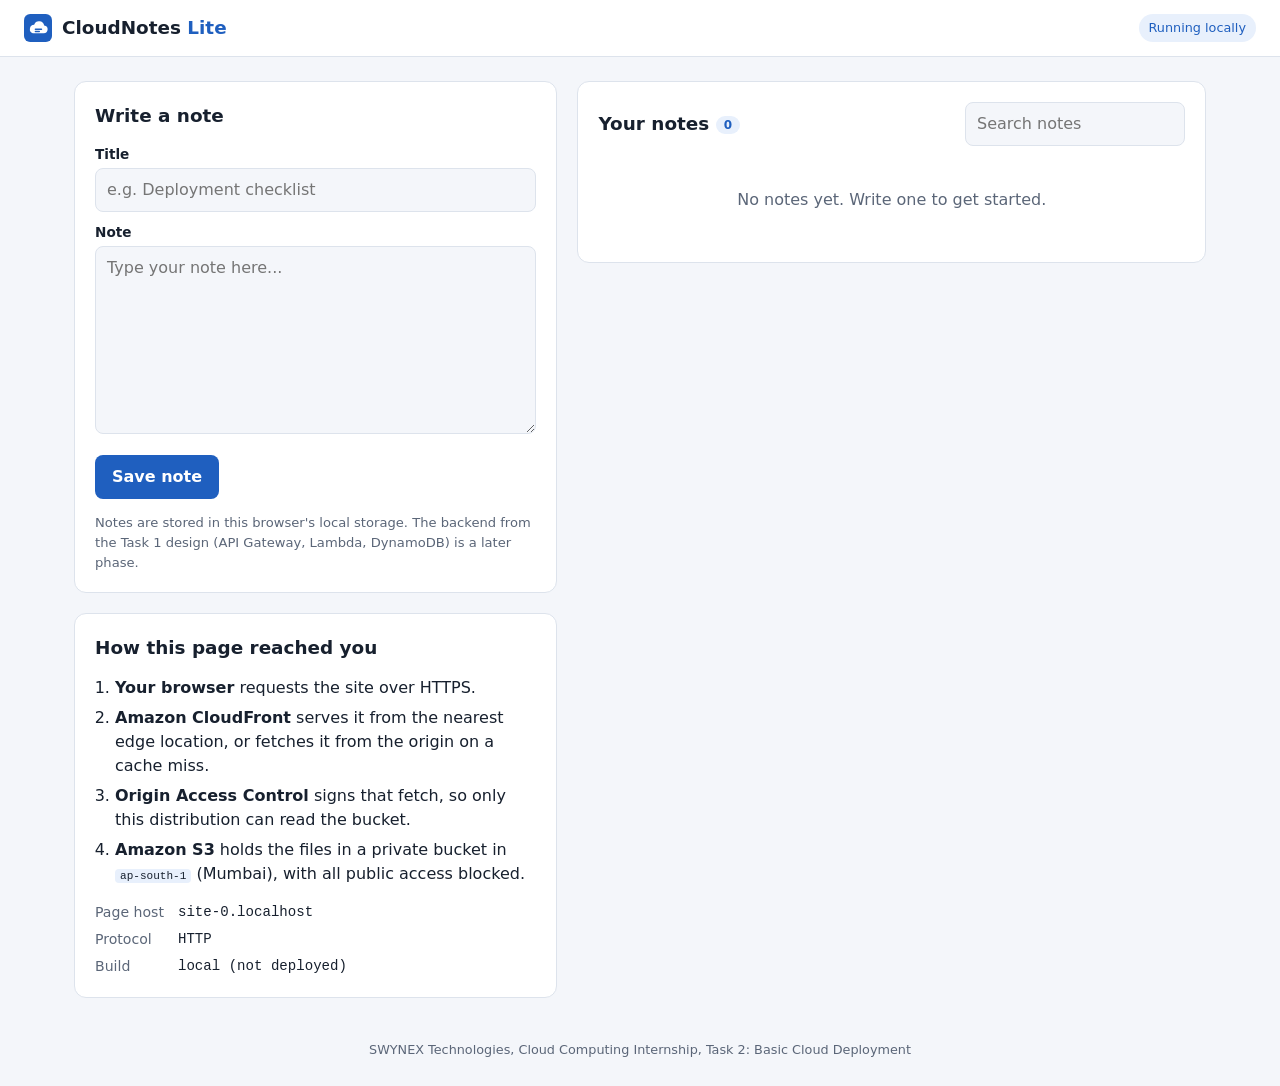
<file: site/index.html>
<!DOCTYPE html>
<html lang="en">
<head>
  <meta charset="UTF-8">
  <meta name="viewport" content="width=device-width, initial-scale=1.0">
  <title>CloudNotes Lite</title>
  <meta name="description" content="CloudNotes Lite: a static notes app deployed on Amazon S3 and CloudFront for the SWYNEX Cloud Computing Internship, Task 2.">
  <link rel="icon" href="favicon.svg" type="image/svg+xml">
  <link rel="stylesheet" href="styles.css">
</head>
<body>
  <header class="topbar">
    <div class="brand">
      <img src="favicon.svg" alt="" width="28" height="28">
      <span>CloudNotes <em>Lite</em></span>
    </div>
    <span class="badge" id="host-badge" title="Where this page was served from">Served by Amazon CloudFront</span>
  </header>

  <main class="layout">
    <section class="panel editor" aria-labelledby="editor-title">
      <h1 id="editor-title">Write a note</h1>
      <form id="note-form" autocomplete="off">
        <input type="hidden" id="note-id">
        <label for="note-title">Title</label>
        <input id="note-title" maxlength="80" required placeholder="e.g. Deployment checklist">
        <label for="note-body">Note</label>
        <textarea id="note-body" rows="7" maxlength="2000" required placeholder="Type your note here..."></textarea>
        <div class="actions">
          <button type="submit" class="primary" id="save-btn">Save note</button>
          <button type="button" class="ghost" id="cancel-btn" hidden>Cancel edit</button>
        </div>
      </form>
      <p class="hint">Notes are stored in this browser's local storage. The backend from the Task 1 design (API Gateway, Lambda, DynamoDB) is a later phase.</p>
    </section>

    <section class="panel notes" aria-labelledby="notes-title">
      <div class="notes-head">
        <h2 id="notes-title">Your notes <span class="count" id="note-count">0</span></h2>
        <input type="search" id="search" placeholder="Search notes" aria-label="Search notes">
      </div>
      <ul id="note-list" class="note-list"></ul>
      <p id="empty" class="empty">No notes yet. Write one to get started.</p>
    </section>

    <section class="panel deploy" aria-labelledby="deploy-title">
      <h2 id="deploy-title">How this page reached you</h2>
      <ol class="flow">
        <li><strong>Your browser</strong> requests the site over HTTPS.</li>
        <li><strong>Amazon CloudFront</strong> serves it from the nearest edge location, or fetches it from the origin on a cache miss.</li>
        <li><strong>Origin Access Control</strong> signs that fetch, so only this distribution can read the bucket.</li>
        <li><strong>Amazon S3</strong> holds the files in a private bucket in <code>ap-south-1</code> (Mumbai), with all public access blocked.</li>
      </ol>
      <dl class="facts">
        <dt>Page host</dt><dd id="fact-host">-</dd>
        <dt>Protocol</dt><dd id="fact-proto">-</dd>
        <dt>Build</dt><dd id="fact-build">-</dd>
      </dl>
    </section>
  </main>

  <footer class="footer">
    SWYNEX Technologies, Cloud Computing Internship, Task 2: Basic Cloud Deployment
  </footer>

  <script src="build.js"></script>
  <script src="app.js"></script>
</body>
</html>
</file>
<file: site/styles.css>
:root {
  --bg: #f4f6fa;
  --panel: #ffffff;
  --text: #17202e;
  --muted: #5b6678;
  --border: #dde3ec;
  --accent: #1f5fbf;
  --accent-hover: #184c99;
  --danger: #b42318;
  --badge-bg: #e8f0fc;
  --radius: 12px;
  font-family: system-ui, -apple-system, "Segoe UI", Roboto, sans-serif;
}

@media (prefers-color-scheme: dark) {
  :root {
    --bg: #0f141c;
    --panel: #171e29;
    --text: #e6ebf2;
    --muted: #9aa6b8;
    --border: #2a3444;
    --accent: #6ea3ff;
    --accent-hover: #8fb8ff;
    --danger: #ff8a7a;
    --badge-bg: #1d2a40;
  }
}

* { box-sizing: border-box; }
[hidden] { display: none !important; }

body {
  margin: 0;
  background: var(--bg);
  color: var(--text);
  line-height: 1.5;
  min-height: 100vh;
  display: flex;
  flex-direction: column;
}

.topbar {
  display: flex;
  align-items: center;
  justify-content: space-between;
  gap: 12px;
  padding: 14px 24px;
  background: var(--panel);
  border-bottom: 1px solid var(--border);
}

.brand { display: flex; align-items: center; gap: 10px; font-weight: 700; font-size: 1.15rem; white-space: nowrap; }
.brand em { font-style: normal; color: var(--accent); }

.badge {
  font-size: 0.8rem;
  padding: 4px 10px;
  border-radius: 999px;
  background: var(--badge-bg);
  color: var(--accent);
  white-space: nowrap;
}

.layout {
  flex: 1;
  width: 100%;
  max-width: 1180px;
  margin: 0 auto;
  padding: 24px;
  display: grid;
  grid-template-columns: minmax(0, 1fr) minmax(0, 1.3fr);
  grid-template-areas: "editor notes" "deploy notes";
  gap: 20px;
  align-items: start;
}

.editor { grid-area: editor; }
.notes { grid-area: notes; }
.deploy { grid-area: deploy; }

.panel {
  background: var(--panel);
  border: 1px solid var(--border);
  border-radius: var(--radius);
  padding: 20px;
}

h1, h2 { margin: 0 0 14px; font-size: 1.15rem; }

label { display: block; font-size: 0.85rem; font-weight: 600; margin: 10px 0 4px; }

input, textarea {
  width: 100%;
  font: inherit;
  color: inherit;
  background: var(--bg);
  border: 1px solid var(--border);
  border-radius: 8px;
  padding: 9px 11px;
}

input:focus, textarea:focus { outline: 2px solid var(--accent); outline-offset: 1px; }
textarea { resize: vertical; }

.actions { display: flex; gap: 10px; margin-top: 14px; }

button, .button {
  font: inherit;
  font-weight: 600;
  border-radius: 8px;
  padding: 9px 16px;
  cursor: pointer;
  border: 1px solid transparent;
  text-decoration: none;
  display: inline-block;
}

.primary { background: var(--accent); color: #fff; }
.primary:hover { background: var(--accent-hover); }
.ghost { background: transparent; border-color: var(--border); color: var(--text); }

.hint { font-size: 0.82rem; color: var(--muted); margin: 14px 0 0; }

.notes-head { display: flex; align-items: center; justify-content: space-between; gap: 12px; margin-bottom: 12px; }
.notes-head h2 { margin: 0; white-space: nowrap; }
.notes-head input { max-width: 220px; }

.count {
  font-size: 0.75rem;
  background: var(--badge-bg);
  color: var(--accent);
  border-radius: 999px;
  padding: 2px 8px;
  vertical-align: middle;
}

.note-list { list-style: none; margin: 0; padding: 0; display: grid; gap: 12px; }

.note { border: 1px solid var(--border); border-radius: 10px; padding: 14px; }
.note h3 { margin: 0 0 6px; font-size: 1rem; overflow-wrap: anywhere; }
.note p { margin: 0 0 10px; white-space: pre-wrap; overflow-wrap: anywhere; color: var(--text); }

.note-meta { display: flex; align-items: center; gap: 14px; font-size: 0.8rem; color: var(--muted); }
.note-meta span { flex: 1; }

.link { background: none; border: none; padding: 0; color: var(--accent); font-size: 0.85rem; }
.link.danger { color: var(--danger); }

.empty { color: var(--muted); text-align: center; padding: 30px 0; margin: 0; }

.flow { margin: 0 0 16px; padding-left: 20px; }
.flow li { margin-bottom: 6px; }

code { font-size: 0.85em; background: var(--badge-bg); padding: 1px 5px; border-radius: 4px; }

.facts { display: grid; grid-template-columns: auto 1fr; gap: 6px 14px; margin: 0; font-size: 0.88rem; }
.facts dt { color: var(--muted); }
.facts dd { margin: 0; font-family: ui-monospace, Consolas, monospace; overflow-wrap: anywhere; }

.footer { text-align: center; font-size: 0.8rem; color: var(--muted); padding: 18px 16px 26px; }

.notfound {
  flex: 1;
  display: flex;
  flex-direction: column;
  align-items: center;
  justify-content: center;
  text-align: center;
  padding: 40px 16px;
}
.notfound p { color: var(--muted); max-width: 440px; }

@media (max-width: 820px) {
  .layout { grid-template-columns: 1fr; grid-template-areas: "editor" "notes" "deploy"; padding: 16px; }
  .topbar { padding: 12px 16px; }
  .brand { font-size: 1.05rem; }
  .badge { font-size: 0.72rem; padding: 3px 8px; }
  .notes-head { flex-wrap: wrap; }
  .notes-head input { max-width: none; }
}
</file>
